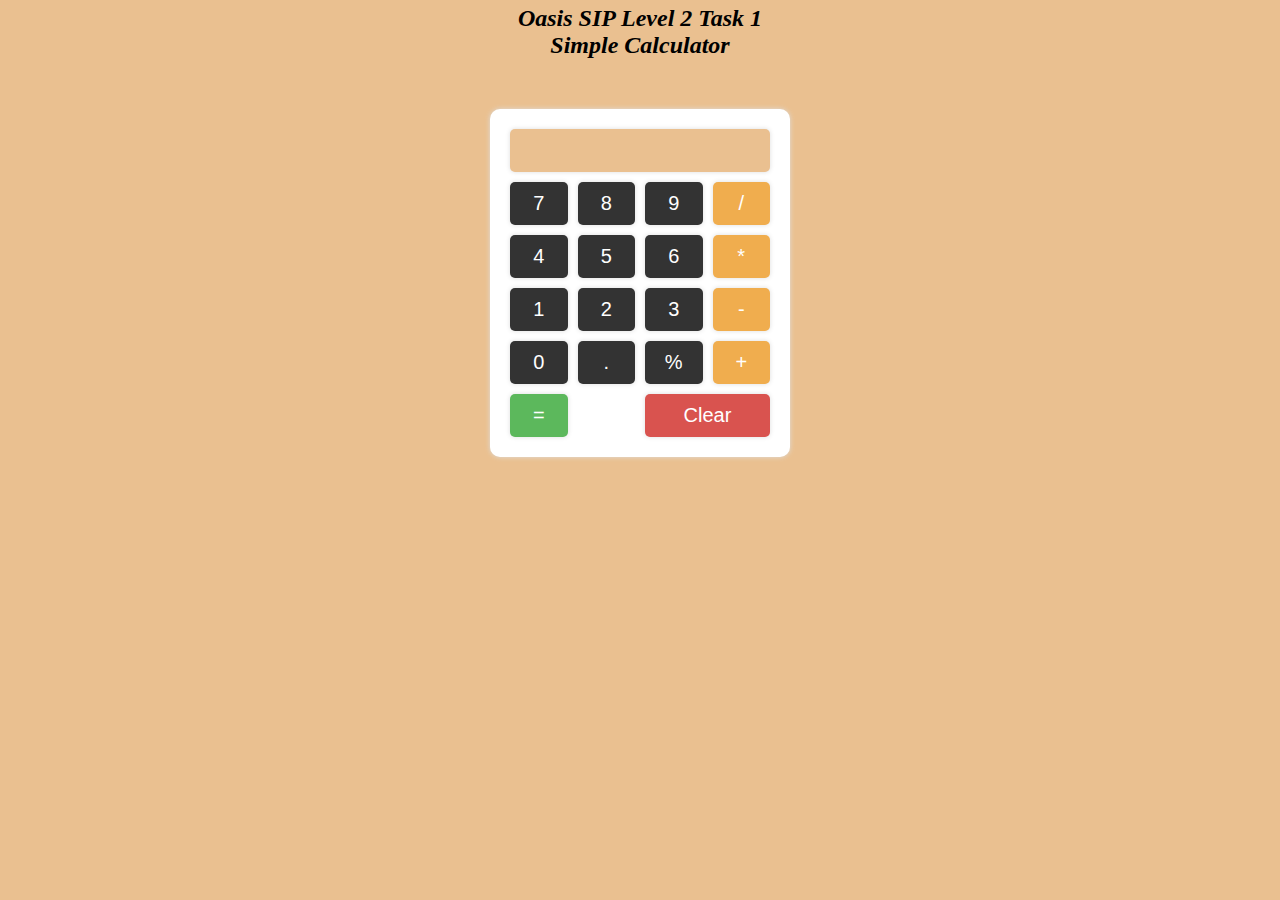
<file: CALCULATOR-L2T1/index.html>
<!DOCTYPE html>
<html>

<head>
    <title>Calculator</title>
    <link rel="stylesheet" type="text/css" href="style.css">
</head>

<body>
    <div class="container" style="text-align: center;padding: 5px;">
        <h2><em>Oasis SIP Level 2 Task 1</em></h2>
        <h2><em>Simple Calculator</em></h2>
        <div class="calculator">
            <input type="text" class="result" disabled>
            <button class="btn" value="7">7</button>
            <button class="btn" value="8">8</button>
            <button class="btn" value="9">9</button>
            <button class="btn operator" value="/">/</button>
            <button class="btn" value="4">4</button>
            <button class="btn" value="5">5</button>
            <button class="btn" value="6">6</button>
            <button class="btn operator" value="*">*</button>
            <button class="btn" value="1">1</button>
            <button class="btn" value="2">2</button>
            <button class="btn" value="3">3</button>
            <button class="btn operator" value="-">-</button>
            <button class="btn" value="0">0</button>
            <button class="btn" value=".">.</button>
            <button class="btn" value="%">%</button>
            <button class="btn operator" value="+">+</button>
            <button class="btn calculate" value="=">=</button>
            <button class="btn clear" value="C">Clear</button>
        </div>
    </div>
    <script src="script.js"></script>
</body>

</html>
</file>
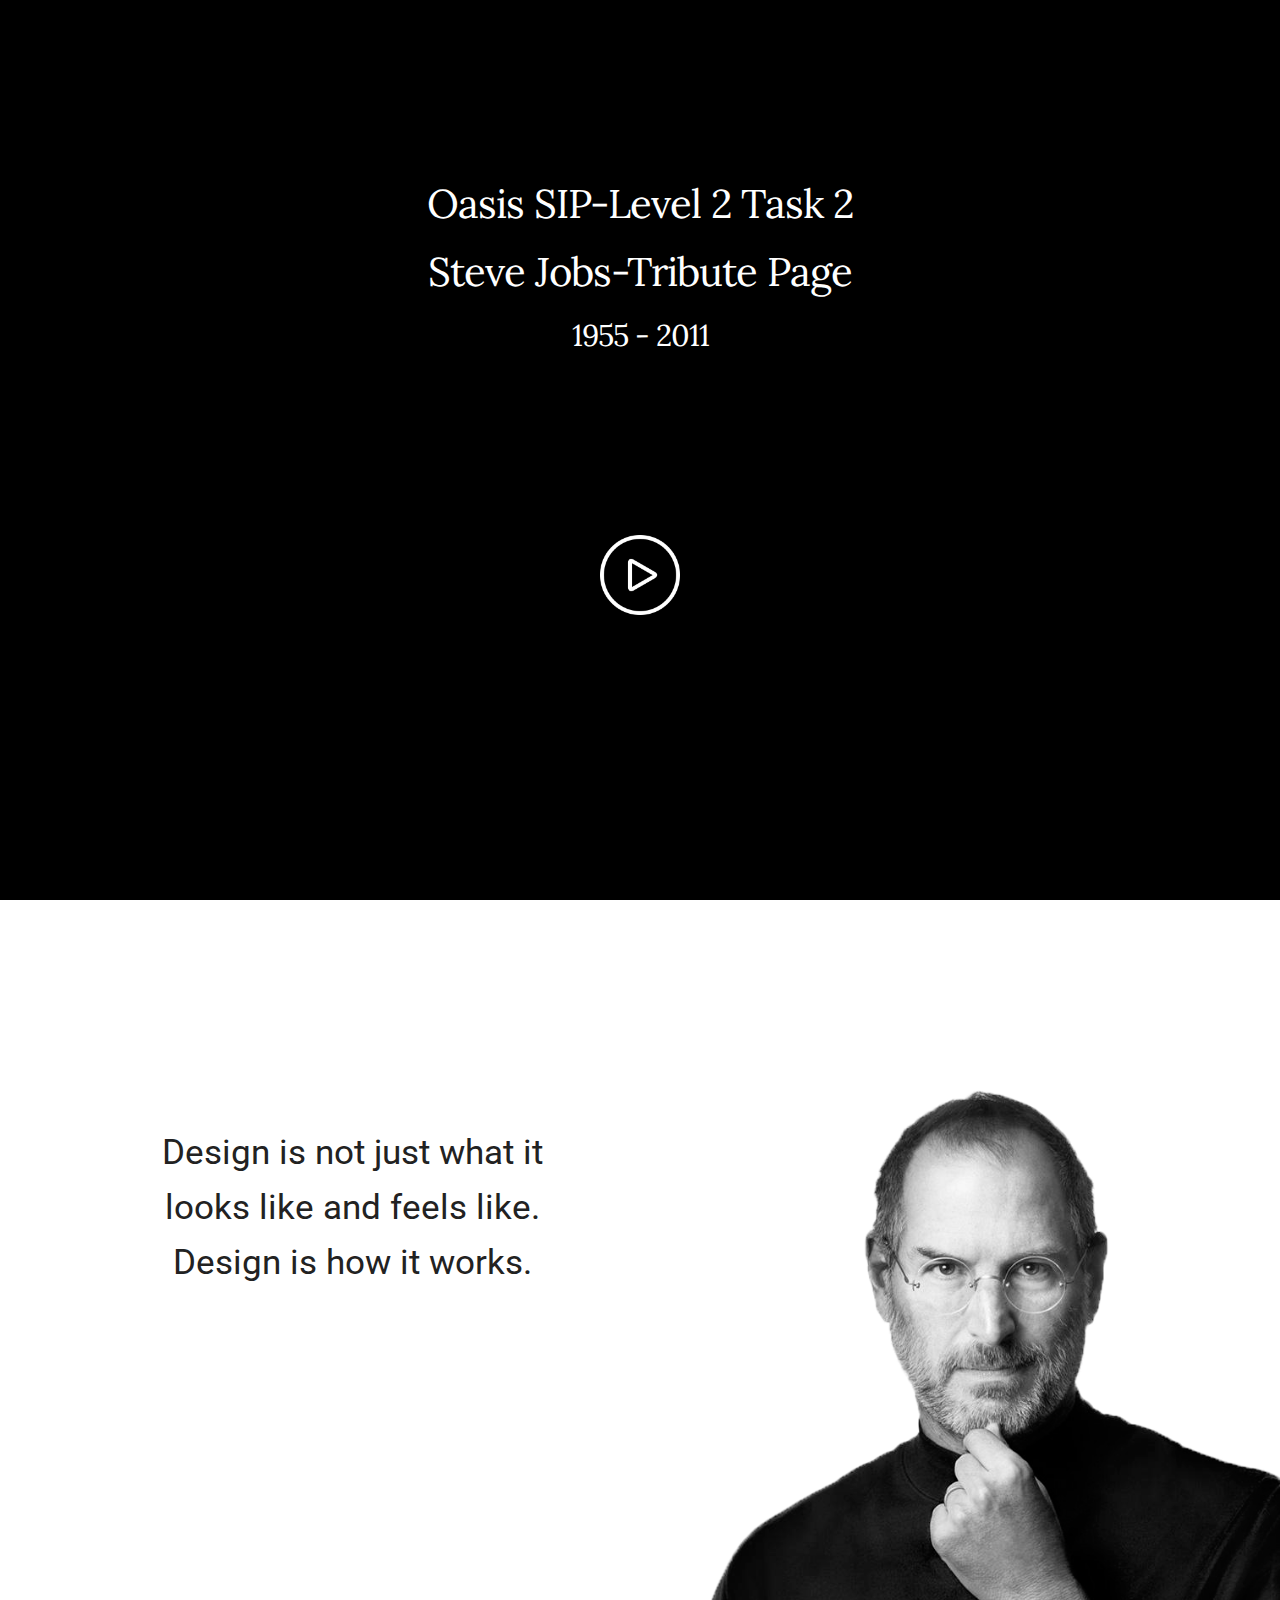
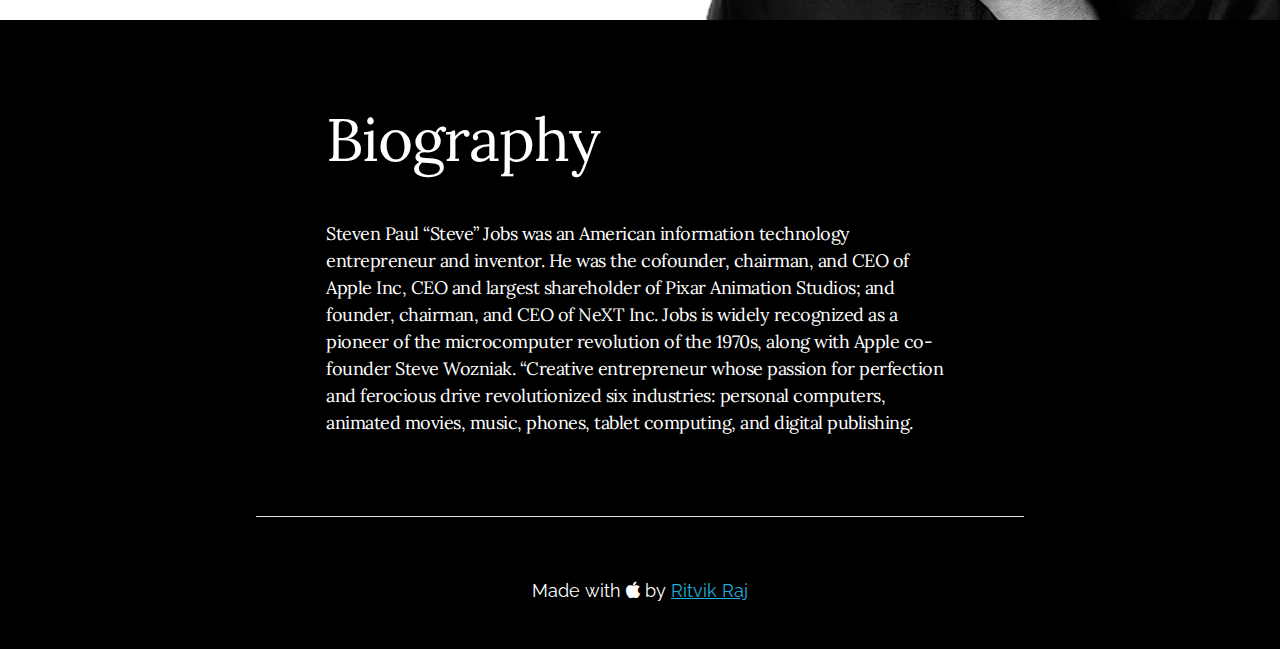
<file: Tribute-page-L2T2/index.html>
<!DOCTYPE html>
<html lang="en">
<head>
  <meta charset="utf-8">
  <title>Steve Jobs</title>
  <meta name="description" content="A Steve Jobs tribute page.">
  <meta name="author" content="Ritvik Raj">

  <meta name="viewport" content="width=device-width, initial-scale=1">
  <link href="//fonts.googleapis.com/css?family=Raleway:400,300,600" rel="stylesheet" type="text/css">
  <link href='https://fonts.googleapis.com/css?family=Lora:400,400italic,700,700italic' rel='stylesheet' type='text/css'>
  <link href='https://fonts.googleapis.com/css?family=Roboto:400,100,100italic,300,300italic,400italic,500,500italic,700,700italic,900,900italic' rel='stylesheet' type='text/css'>

 
  <link rel="stylesheet" href="css/main.css">
  <link rel="stylesheet" href="css/normalize.css">
  <link rel="stylesheet" href="css/skeleton.css">

  <link rel="icon" type="image/png" href="images/favicon.png">
  <link rel="stylesheet" href="https://maxcdn.bootstrapcdn.com/font-awesome/4.5.0/css/font-awesome.min.css">
</head>
<body>
  <div id="first-div">
    <div class="container">
      <div class="row">
        <div class="twelve columns" style="margin-top: 20vh">
          <h1 id="first-div-title">Oasis SIP-Level 2 Task 2</h1>
          <h1 id="first-div-title">Steve Jobs-Tribute Page</h1>
          <h3 id="first-div-subtitle">1955 - 2011</h3>
          <a href="https://www.youtube.com/watch?v=8rwsuXHA7RA"><img id="first-div-button" src="./images/Circular Play Button.png"></a>
        </div>
      </div>
    </div>
  </div>
  <div id="second-div">
    <div id="second-div-text"><div id="steve-jobs-quote">Design is not just what it looks like and feels like. Design is how it works.</div></div>
    <div id="second-div-image"><img id="steve-jobs-image" src="./images/steve-jobs.png"></div>
  </div>
  <div id="third-div">
    <div class="container">
      <div class="row">
        <div class="two columns"><br></div>
        <div class="eight columns" id="third-div-content">
          <h1 id="third-div-title">Biography</h1>
          <h5 id="third-div-text">Steven Paul “Steve” Jobs was an American information
                    technology entrepreneur and inventor. He was the cofounder,
                    chairman, and CEO of Apple Inc, CEO and largest shareholder
                    of Pixar Animation Studios; and founder, chairman, and CEO
                    of NeXT Inc. Jobs is widely recognized as a pioneer of the
                    microcomputer revolution of the 1970s, along with Apple
                    co-founder Steve Wozniak. “Creative entrepreneur whose
                    passion for perfection and ferocious drive revolutionized six
                    industries: personal computers, animated movies, music,
                    phones, tablet computing, and digital publishing.</p>
          </h5>
        </div>
        <div class="two columns"><br></div>
      </div>
      <hr width="80%">
    </div>
    <p id="author-text">Made with <i class="fa fa-apple"></i> by <a href="https://www.linkedin.com/in/ritvik-raj-5010a5228/">Ritvik Raj</a></p>
  </div>
</body>
</html>
</file>
<file: CALCULATOR-L2T1/style.css>
* {
    margin: 0;
    padding: 0;
    box-sizing: border-box;
    background-color: rgb(234, 192, 144);
}

.calculator {
    width: 300px;
    margin: 50px auto;
    background-color: #fff;
    border-radius: 10px;
    box-shadow: 0px 0px 5px #ddd;
    padding: 20px;
    display: grid;
    grid-template-columns: repeat(4, 1fr);
    grid-template-rows: repeat(5, 1fr);
    gap: 10px;
}

.result {
    grid-column: 1/5;
    grid-row: 1/2;
    padding: 10px;
    border: none;
    border-radius: 5px;
    box-shadow: 0px 0px 5px #ddd;
    font-size: 20px;
    text-align: right;
}

.btn {
    border: none;
    border-radius: 5px;
    color: #fff;
    background-color: #333;
    padding: 10px;
    cursor: pointer;
    box-shadow: 0px 0px 5px #ddd;
    font-size: 20px;
}

.operator {
    background-color: #f0ad4e;
}

.calculate {
    background-color: #5cb85c;
}

.clear {
    background-color: #d9534f;
    grid-column: 3/5;
}

.btn:hover {
    background-color: #444;
}

.btn:active {
    background-color: #000;
}
</file>
<file: Tribute-page-L2T2/css/main.css>
html {
  font-size: 12px;
}


#first-div {
  background-color: #000;
  min-height: 100vh;
}

#first-div-title {
  color: #fff;
  text-align: center;
  font-family: 'Lora', serif;
}

#first-div-subtitle {
  color: #fff;
  text-align: center;
  font-family: 'Lora', serif;
}

#first-div-button {
  display: block;
  margin-left: auto;
  margin-right: auto;
  max-width: 80px;
  max-height: 80px;
  margin-top: 20vh;
}

#second-div {
  background-color: #fff;
  min-height: 80vh;
  display: flex;
  flex-direction: row;
  flex-wrap: wrap;
  justify-content: flex-end;
}

#second-div-text {
  order: 1;
  flex-grow: 1;
  min-width: 30%;
  margin-top: 25vh;
  font-size: 2.3em;
  font-family: 'Roboto', sans-serif;
  text-align: center;
  font-weight: 400;
  margin-bottom: 25vh;
}

#steve-jobs-quote {
  max-width: 400px;
  margin-left: auto;
  margin-right: auto;
}

#second-div-image {
  order: 2;
  flex-grow: 1;
  min-width: 45%;
  align-self: flex-end;
  max-width: 500px;
}

#steve-jobs-image {
  max-width: 100%;
  box-sizing: border-box;
  float: right;
}

#third-div {
  background-color: #000;
  /* min-height: 100vh; */
  padding-bottom: 2vw;
  padding-right: 2vw;
  padding-left: 2vw;
}

#third-div-content {
  color: #fff;
  font-family: 'Lora', serif;
  margin-top: 5.5em;
  margin-bottom: 2em;
}

#third-div-title {
  font-size: 4em;
}

#third-div-text {
  margin-top: 2.5em;
  font-size: em;
}

#author-text {
  color: #fff;
  font-size: 1.2em;
  text-align: center;
  margin-top: 2vw;
}
</file>
<file: Tribute-page-L2T2/css/skeleton.css>
.container {
  position: relative;
  width: 100%;
  max-width: 960px;
  margin: 0 auto;
  padding: 0 20px;
  box-sizing: border-box; }
.column,
.columns {
  width: 100%;
  float: left;
  box-sizing: border-box; }

/* For devices larger than 400px */
@media (min-width: 400px) {
  .container {
    width: 85%;
    padding: 0; }
}

/* For devices larger than 550px */
@media (min-width: 550px) {
  .container {
    width: 80%; }
  .column,
  .columns {
    margin-left: 4%; }
  .column:first-child,
  .columns:first-child {
    margin-left: 0; }

  .one.column,
  .one.columns                    { width: 4.66666666667%; }
  .two.columns                    { width: 13.3333333333%; }
  .three.columns                  { width: 22%;            }
  .four.columns                   { width: 30.6666666667%; }
  .five.columns                   { width: 39.3333333333%; }
  .six.columns                    { width: 48%;            }
  .seven.columns                  { width: 56.6666666667%; }
  .eight.columns                  { width: 65.3333333333%; }
  .nine.columns                   { width: 74.0%;          }
  .ten.columns                    { width: 82.6666666667%; }
  .eleven.columns                 { width: 91.3333333333%; }
  .twelve.columns                 { width: 100%; margin-left: 0; }

  .one-third.column               { width: 30.6666666667%; }
  .two-thirds.column              { width: 65.3333333333%; }

  .one-half.column                { width: 48%; }

  /* Offsets */
  .offset-by-one.column,
  .offset-by-one.columns          { margin-left: 8.66666666667%; }
  .offset-by-two.column,
  .offset-by-two.columns          { margin-left: 17.3333333333%; }
  .offset-by-three.column,
  .offset-by-three.columns        { margin-left: 26%;            }
  .offset-by-four.column,
  .offset-by-four.columns         { margin-left: 34.6666666667%; }
  .offset-by-five.column,
  .offset-by-five.columns         { margin-left: 43.3333333333%; }
  .offset-by-six.column,
  .offset-by-six.columns          { margin-left: 52%;            }
  .offset-by-seven.column,
  .offset-by-seven.columns        { margin-left: 60.6666666667%; }
  .offset-by-eight.column,
  .offset-by-eight.columns        { margin-left: 69.3333333333%; }
  .offset-by-nine.column,
  .offset-by-nine.columns         { margin-left: 78.0%;          }
  .offset-by-ten.column,
  .offset-by-ten.columns          { margin-left: 86.6666666667%; }
  .offset-by-eleven.column,
  .offset-by-eleven.columns       { margin-left: 95.3333333333%; }

  .offset-by-one-third.column,
  .offset-by-one-third.columns    { margin-left: 34.6666666667%; }
  .offset-by-two-thirds.column,
  .offset-by-two-thirds.columns   { margin-left: 69.3333333333%; }

  .offset-by-one-half.column,
  .offset-by-one-half.columns     { margin-left: 52%; }

}

html {
  font-size: 62.5%; }
body {
  font-size: 1.5em;
  line-height: 1.6;
  font-weight: 400;
  font-family: "Raleway", "HelveticaNeue", "Helvetica Neue", Helvetica, Arial, sans-serif;
  color: #222; }


h1, h2, h3, h4, h5, h6 {
  margin-top: 0;
  margin-bottom: 2rem;
  font-weight: 300; }
h1 { font-size: 4.0rem; line-height: 1.2;  letter-spacing: -.1rem;}
h2 { font-size: 3.6rem; line-height: 1.25; letter-spacing: -.1rem; }
h3 { font-size: 3.0rem; line-height: 1.3;  letter-spacing: -.1rem; }
h4 { font-size: 2.4rem; line-height: 1.35; letter-spacing: -.08rem; }
h5 { font-size: 1.8rem; line-height: 1.5;  letter-spacing: -.05rem; }
h6 { font-size: 1.5rem; line-height: 1.6;  letter-spacing: 0; }

/* Links
–––––––––––––––––––––––––––––––––––––––––––––––––– */
a {
  color: #1EAEDB; }
a:hover {
  color: #0FA0CE; }

.u-full-width {
  width: 100%;
  box-sizing: border-box; }
.u-max-full-width {
  max-width: 100%;
  box-sizing: border-box; }
.u-pull-right {
  float: right; }
.u-pull-left {
  float: left; }



hr {
  margin-top: 3rem;
  margin-bottom: 3.5rem;
  border-width: 0;
  border-top: 1px solid #E1E1E1; }

.container:after,
.row:after,
.u-cf {
  content: "";
  display: table;
  clear: both; }



/* Larger than mobile */
@media (min-width: 400px) {}

/* Larger than desktop */
@media (min-width: 1000px) {}

/* Larger than Desktop HD */
@media (min-width: 1200px) {}
</file>
